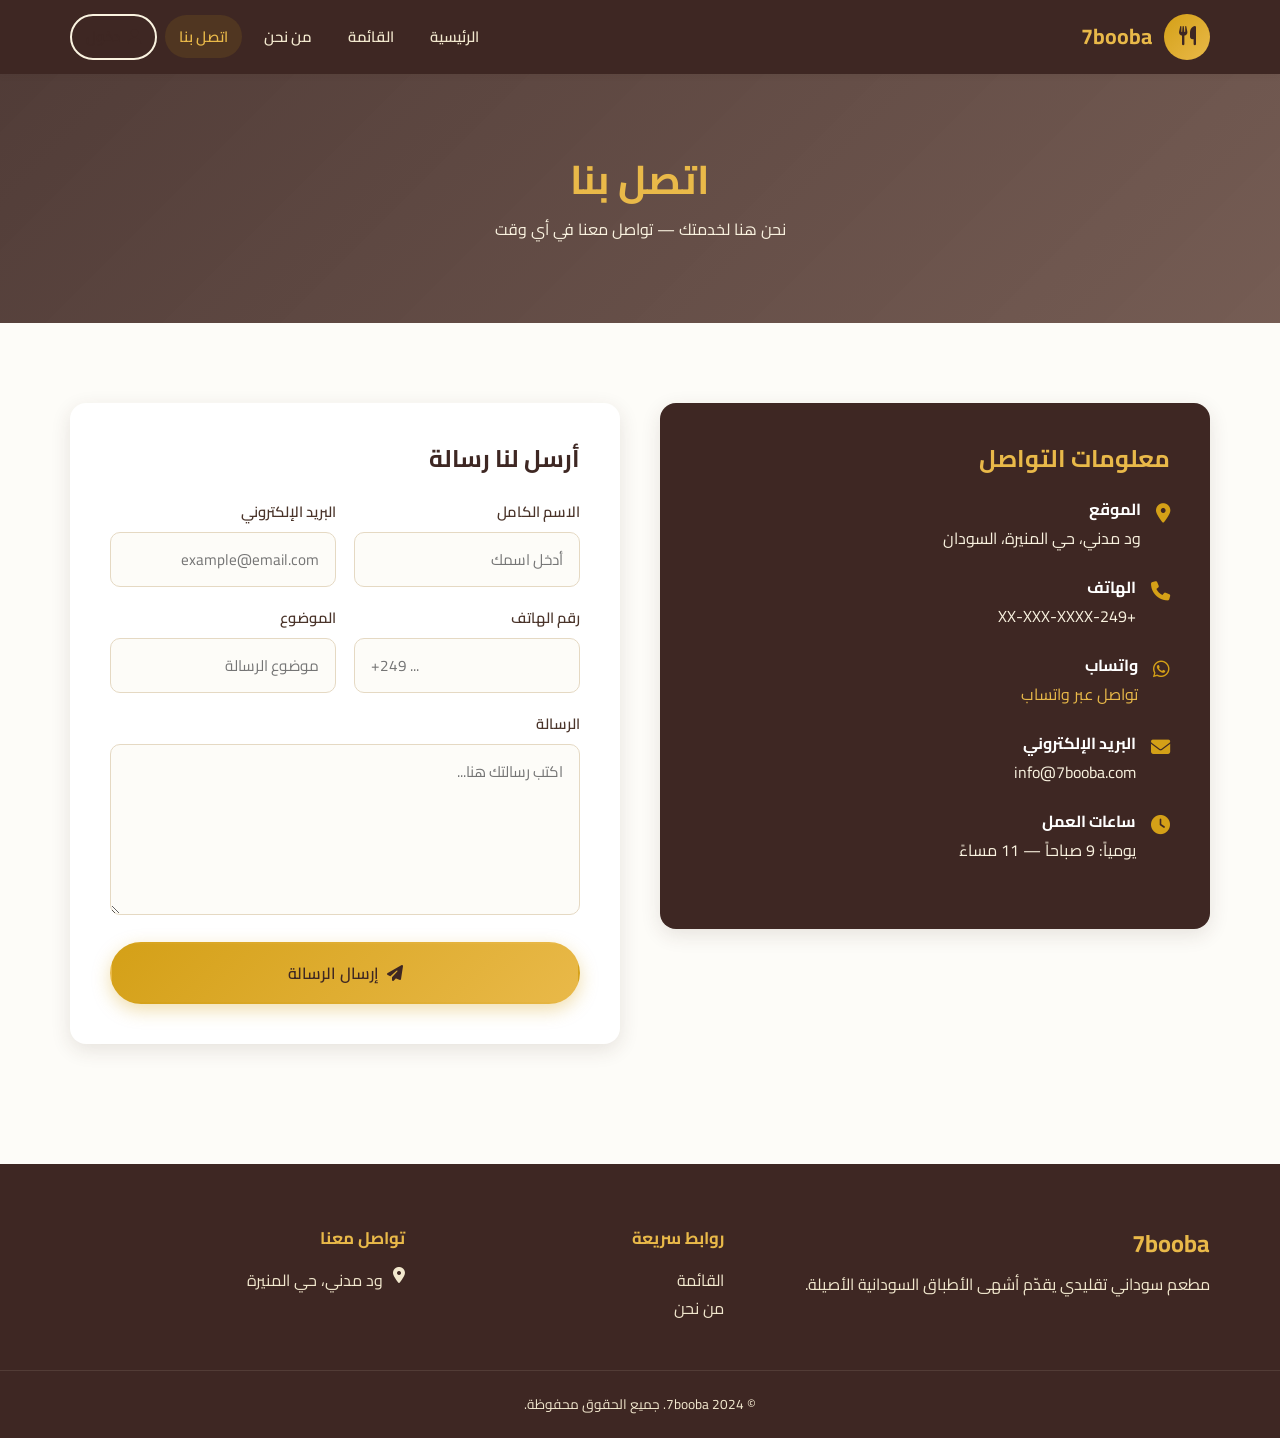
<file: contact.html>
<!DOCTYPE html>
<html lang="ar" dir="rtl">
<head>
    <meta charset="UTF-8">
    <meta name="viewport" content="width=device-width, initial-scale=1.0">
    <title>اتصل بنا - 7booba</title>
    <link rel="stylesheet" href="https://cdnjs.cloudflare.com/ajax/libs/font-awesome/6.5.1/css/all.min.css">
    <link href="https://fonts.googleapis.com/css2?family=Cairo:wght@400;600;700;900&display=swap" rel="stylesheet">
    <link rel="stylesheet" href="assets/css/style.css">
    <style>
        .page-header { background: linear-gradient(135deg, rgba(62,39,35,.9), rgba(93,64,55,.85)), url('https://images.unsplash.com/photo-1414235077428-338989a2e8c0?auto=format&fit=crop&w=1600&q=80') center/cover; color: var(--cream); padding-block: 80px; text-align: center; }
        .page-title { color: var(--gold-light); font-size: 2.5rem; margin-bottom: 10px; }
        .contact-info { background: var(--brown); color: var(--cream); border-radius: var(--radius); padding: 40px; box-shadow: var(--shadow-md); }
        .contact-info h3 { color: var(--gold-light); margin-bottom: 25px; font-size: 1.5rem;}
        .info-item { display: flex; align-items: flex-start; gap: 15px; margin-bottom: 25px; }
        .info-item i { color: var(--gold); font-size: 1.2rem; margin-top: 5px; }
        .contact-form-wrap { background: var(--white); border-radius: var(--radius); padding: 40px; box-shadow: var(--shadow-md); }
        .contact-form-wrap h3 { margin-bottom: 25px; font-size: 1.5rem; }
    </style>
</head>
<body>
    <header class="site-header" id="siteHeader">
        <nav class="navbar container">
            <a href="index.html" class="brand"><span class="brand-logo"><i class="fa-solid fa-utensils"></i></span><span class="brand-text"><strong>7booba</strong></span></a>
            <button class="nav-toggle" id="navToggle"><span></span><span></span><span></span></button>
            <ul class="nav-links" id="navLinks">
                <li><a href="index.html">الرئيسية</a></li>
                <li><a href="menu.html">القائمة</a></li>
                <li><a href="about.html">من نحن</a></li>
                <li><a href="contact.html" class="active">اتصل بنا</a></li>
                <li data-nav-auth></li>
            </ul>
        </nav>
    </header>
    <div id="flashSlot"></div>

    <section class="page-header">
        <div class="container">
            <h1 class="page-title">اتصل بنا</h1>
            <p>نحن هنا لخدمتك — تواصل معنا في أي وقت</p>
        </div>
    </section>

    <section class="section">
        <div class="container contact-grid">
            
            <!-- معلومات التواصل -->
            <div class="contact-info">
                <h3>معلومات التواصل</h3>
                <div class="info-item">
                    <i class="fa-solid fa-location-dot"></i>
                    <div>
                        <h4 style="color:var(--white); margin-bottom: 5px;">الموقع</h4>
                        <p>ود مدني، حي المنيرة، السودان</p>
                    </div>
                </div>
                <div class="info-item">
                    <i class="fa-solid fa-phone"></i>
                    <div>
                        <h4 style="color:var(--white); margin-bottom: 5px;">الهاتف</h4>
                        <p>+249-XX-XXX-XXXX</p>
                    </div>
                </div>
                <div class="info-item">
                    <i class="fa-brands fa-whatsapp"></i>
                    <div>
                        <h4 style="color:var(--white); margin-bottom: 5px;">واتساب</h4>
                        <p><a href="https://wa.me/249XXXXXXXXX" target="_blank" style="color:var(--gold-light);">تواصل عبر واتساب</a></p>
                    </div>
                </div>
                <div class="info-item">
                    <i class="fa-solid fa-envelope"></i>
                    <div>
                        <h4 style="color:var(--white); margin-bottom: 5px;">البريد الإلكتروني</h4>
                        <p>info@7booba.com</p>
                    </div>
                </div>
                <div class="info-item">
                    <i class="fa-solid fa-clock"></i>
                    <div>
                        <h4 style="color:var(--white); margin-bottom: 5px;">ساعات العمل</h4>
                        <p>يومياً: 9 صباحاً — 11 مساءً</p>
                    </div>
                </div>
            </div>

            <!-- الفورم -->
            <div class="contact-form-wrap">
                <h3>أرسل لنا رسالة</h3>
                <form class="form" id="contactForm">
                    <div class="form-row">
                        <div class="form-group">
                            <label>الاسم الكامل</label>
                            <input type="text" name="name" required placeholder="أدخل اسمك">
                        </div>
                        <div class="form-group">
                            <label>البريد الإلكتروني</label>
                            <input type="email" name="email" required placeholder="example@email.com">
                        </div>
                    </div>
                    <div class="form-row">
                        <div class="form-group">
                            <label>رقم الهاتف</label>
                            <input type="tel" name="phone" required placeholder="+249 ...">
                        </div>
                        <div class="form-group">
                            <label>الموضوع</label>
                            <input type="text" name="subject" required placeholder="موضوع الرسالة">
                        </div>
                    </div>
                    <div class="form-group">
                        <label>الرسالة</label>
                        <textarea name="message" rows="5" required placeholder="اكتب رسالتك هنا..."></textarea>
                    </div>
                    <button type="submit" class="btn btn-primary btn-lg btn-block"><i class="fa-solid fa-paper-plane"></i> إرسال الرسالة</button>
                </form>
            </div>

        </div>
    </section>

    <footer class="site-footer">
        <div class="container footer-grid">
            <div class="footer-col"><h3 class="footer-brand">7booba</h3><p>مطعم سوداني تقليدي يقدّم أشهى الأطباق السودانية الأصيلة.</p></div>
            <div class="footer-col"><h4>روابط سريعة</h4><ul class="footer-links"><li><a href="menu.html">القائمة</a></li><li><a href="about.html">من نحن</a></li></ul></div>
            <div class="footer-col"><h4>تواصل معنا</h4><ul class="footer-contact"><li><i class="fa-solid fa-location-dot"></i> ود مدني، حي المنيرة</li></ul></div>
        </div>
        <div class="footer-bottom"><p>&copy; 2024 7booba. جميع الحقوق محفوظة.</p></div>
    </footer>

    <script src="assets/js/data.js"></script>
    <script src="assets/js/script.js"></script>
</body>
</html>
</file>
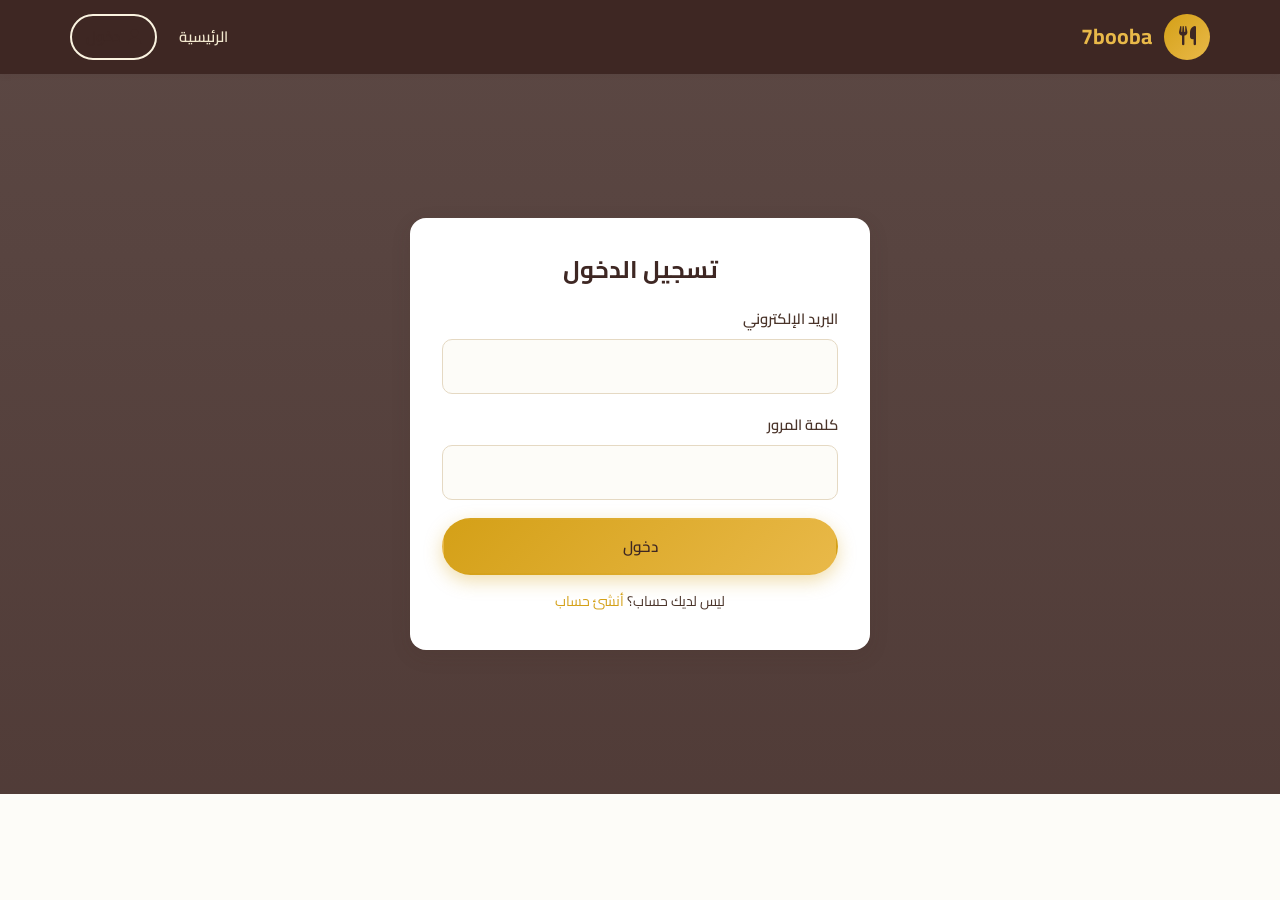
<file: login.html>
<!DOCTYPE html>
<html lang="ar" dir="rtl">
<head>
    <meta charset="UTF-8"><meta name="viewport" content="width=device-width, initial-scale=1.0">
    <title>دخول - 7booba</title>
    <link rel="stylesheet" href="https://cdnjs.cloudflare.com/ajax/libs/font-awesome/6.5.1/css/all.min.css">
    <link href="https://fonts.googleapis.com/css2?family=Cairo:wght@400;600;700;900&display=swap" rel="stylesheet">
    <link rel="stylesheet" href="assets/css/style.css">
</head>
<body>
    <header class="site-header" id="siteHeader">
        <nav class="navbar container">
            <a href="index.html" class="brand"><span class="brand-logo"><i class="fa-solid fa-utensils"></i></span><span class="brand-text"><strong>7booba</strong></span></a>
            <button class="nav-toggle" id="navToggle"><span></span><span></span><span></span></button>
            <ul class="nav-links" id="navLinks">
                <li><a href="index.html">الرئيسية</a></li>
                <li data-nav-auth></li>
            </ul>
        </nav>
    </header>
    <div id="flashSlot"></div>

    <section class="auth-section">
        <div class="auth-card">
            <h1 style="text-align:center; margin-bottom:20px;">تسجيل الدخول</h1>
            <form class="form" id="loginForm">
                <div class="form-group"><label>البريد الإلكتروني</label><input type="email" name="email" required></div>
                <div class="form-group"><label>كلمة المرور</label><input type="password" name="password" required></div>
                <button type="submit" class="btn btn-primary btn-block">دخول</button>
                <p style="text-align:center; margin-top:15px; font-size:14px;">ليس لديك حساب؟ <a href="register.html" style="color:var(--gold);">أنشئ حساب</a></p>
            </form>
        </div>
    </section>
    <script src="assets/js/data.js"></script>
    <script src="assets/js/script.js"></script>
</body>
</html>
</file>
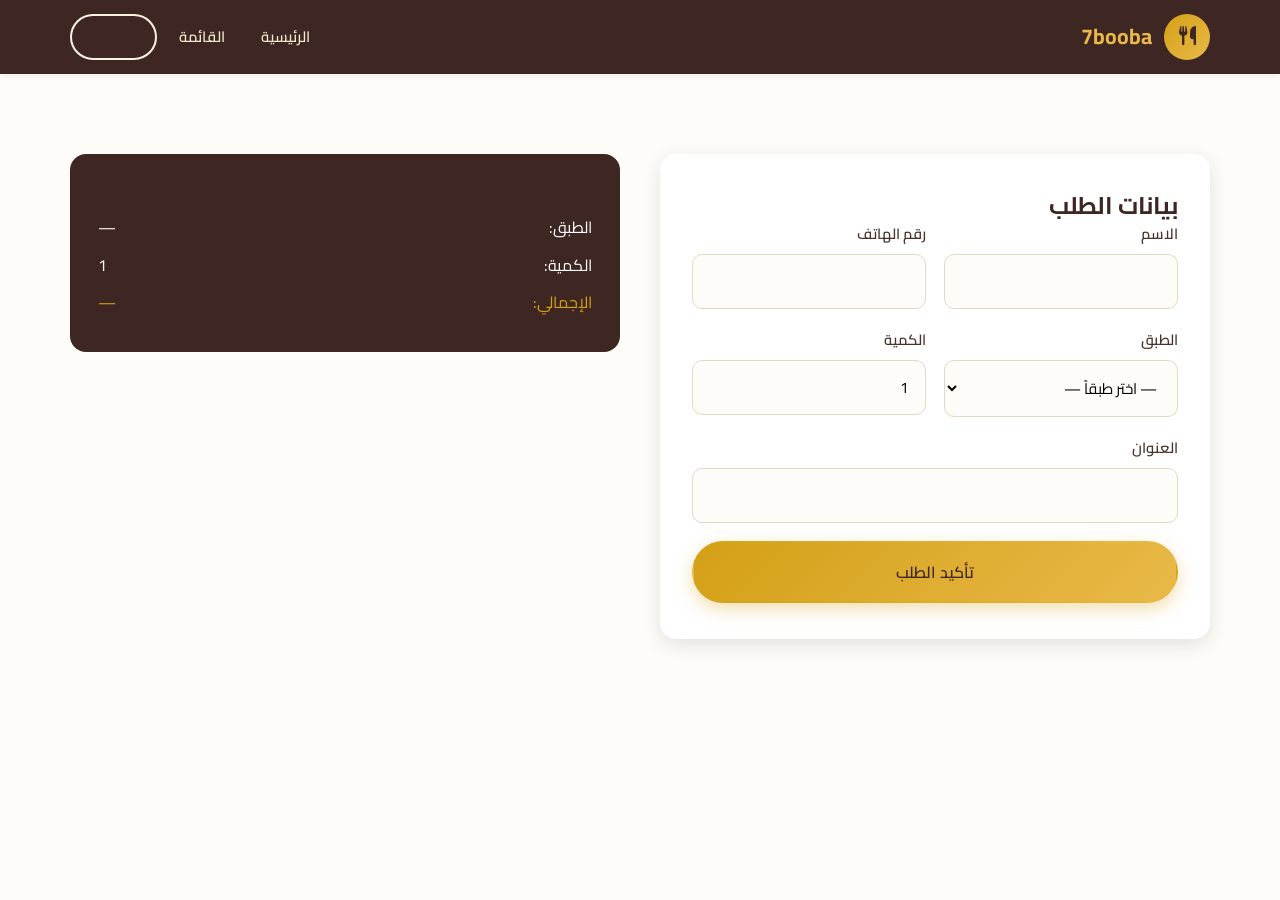
<file: order.html>
<!DOCTYPE html>
<html lang="ar" dir="rtl">
<head>
    <meta charset="UTF-8"><meta name="viewport" content="width=device-width, initial-scale=1.0">
    <title>اطلب الآن - 7booba</title>
    <link rel="stylesheet" href="https://cdnjs.cloudflare.com/ajax/libs/font-awesome/6.5.1/css/all.min.css">
    <link href="https://fonts.googleapis.com/css2?family=Cairo:wght@400;600;700;900&display=swap" rel="stylesheet">
    <link rel="stylesheet" href="assets/css/style.css">
</head>
<body>
    <header class="site-header" id="siteHeader">
        <nav class="navbar container">
            <a href="index.html" class="brand"><span class="brand-logo"><i class="fa-solid fa-utensils"></i></span><span class="brand-text"><strong>7booba</strong></span></a>
            <button class="nav-toggle" id="navToggle"><span></span><span></span><span></span></button>
            <ul class="nav-links" id="navLinks">
                <li><a href="index.html">الرئيسية</a></li><li><a href="menu.html">القائمة</a></li>
                <li data-nav-auth></li>
            </ul>
        </nav>
    </header>
    <div id="flashSlot"></div>

    <section class="section">
        <div class="container order-container">
            <div class="order-form-wrap">
                <h2>بيانات الطلب</h2>
                <form class="form" id="orderForm">
                    <div class="form-row">
                        <div class="form-group"><label>الاسم</label><input type="text" name="name" required></div>
                        <div class="form-group"><label>رقم الهاتف</label><input type="tel" name="phone" required></div>
                    </div>
                    <div class="form-row">
                        <div class="form-group"><label>الطبق</label><select id="food_name" required></select></div>
                        <div class="form-group"><label>الكمية</label><input type="number" id="quantity" value="1" min="1" max="50"></div>
                    </div>
                    <div class="form-group"><label>العنوان</label><input type="text" name="address" required></div>
                    <button type="submit" class="btn btn-primary btn-lg btn-block">تأكيد الطلب</button>
                </form>
            </div>
            <div class="order-summary">
                <h3>ملخص الطلب</h3>
                <div style="display:flex; justify-content:space-between; color: white; margin-bottom:10px;"><span>الطبق:</span><span id="sumFood">—</span></div>
                <div style="display:flex; justify-content:space-between; color: white; margin-bottom:10px;"><span>الكمية:</span><span id="sumQty">1</span></div>
                <div style="display:flex; justify-content:space-between; color: var(--gold);"><span>الإجمالي:</span><span id="sumTotal">—</span></div>
            </div>
        </div>
    </section>
    <script src="assets/js/data.js"></script>
    <script src="assets/js/script.js"></script>
</body>
</html>
</file>
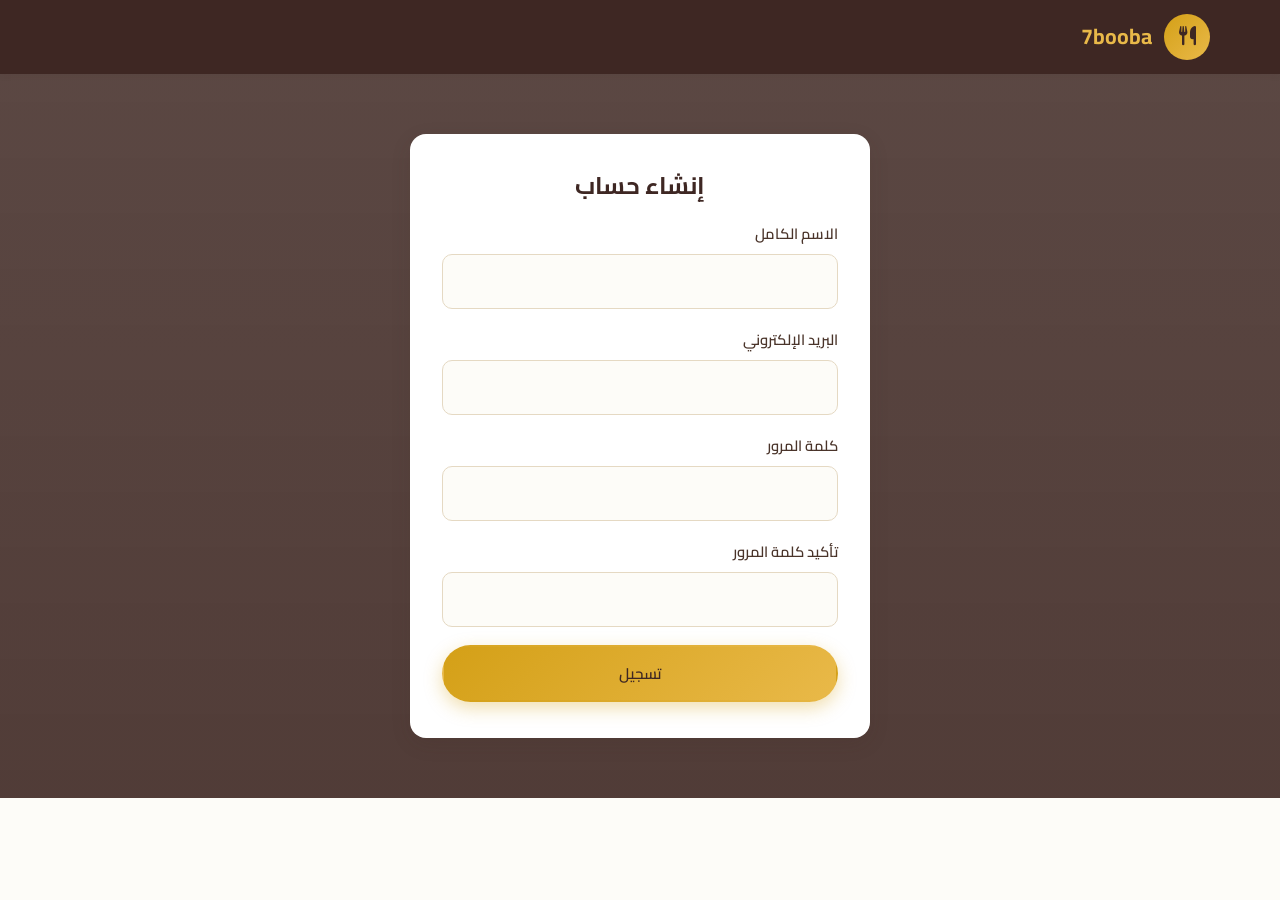
<file: register.html>
<!DOCTYPE html>
<html lang="ar" dir="rtl">
<head>
    <meta charset="UTF-8"><meta name="viewport" content="width=device-width, initial-scale=1.0">
    <title>تسجيل حساب - 7booba</title>
    <link rel="stylesheet" href="https://cdnjs.cloudflare.com/ajax/libs/font-awesome/6.5.1/css/all.min.css">
    <link href="https://fonts.googleapis.com/css2?family=Cairo:wght@400;600;700;900&display=swap" rel="stylesheet">
    <link rel="stylesheet" href="assets/css/style.css">
</head>
<body>
    <header class="site-header" id="siteHeader">
        <nav class="navbar container">
            <a href="index.html" class="brand"><span class="brand-logo"><i class="fa-solid fa-utensils"></i></span><span class="brand-text"><strong>7booba</strong></span></a>
        </nav>
    </header>
    <section class="auth-section">
        <div class="auth-card">
            <h1 style="text-align:center; margin-bottom:20px;">إنشاء حساب</h1>
            <form class="form" id="registerForm">
                <div class="form-group"><label>الاسم الكامل</label><input type="text" name="full_name" required></div>
                <div class="form-group"><label>البريد الإلكتروني</label><input type="email" name="email" required></div>
                <div class="form-group"><label>كلمة المرور</label><input type="password" name="password" required></div>
                <div class="form-group"><label>تأكيد كلمة المرور</label><input type="password" name="confirm_password" required></div>
                <button type="submit" class="btn btn-primary btn-block">تسجيل</button>
            </form>
        </div>
    </section>
    <script src="assets/js/data.js"></script>
    <script src="assets/js/script.js"></script>
</body>
</html>
</file>
<file: assets/css/style.css>
/* =========================================================
   7booba — Main Stylesheet
   ========================================================= */
*, *::before, *::after { box-sizing: border-box; margin: 0; padding: 0; }

:root {
    --brown: #3E2723; --brown-2: #5D4037; --gold: #D4A017; --gold-light: #E9B949;
    --gold-soft: #F5E6B8; --cream: #FAF3E0; --cream-2: #F2E8CE; --white: #FFFFFF;
    --off-white: #FDFCF8; --text-dark: #2B1B12; --text-body: #4A342A; --text-muted: #7A6A5F;
    --border: #E5D9C3; --success: #2E7D32; --success-bg: #E8F5E9; --error: #B71C1C;
    --error-bg: #FFEBEE; --shadow-sm: 0 2px 6px rgba(62,39,35,.08);
    --shadow-md: 0 6px 20px rgba(62,39,35,.12); --shadow-lg: 0 12px 40px rgba(62,39,35,.18);
    --radius: 16px; --radius-sm: 10px; --transition: .3s ease;
}

html { scroll-behavior: smooth; }

body {
    font-family: 'Cairo', sans-serif; background: var(--off-white); color: var(--text-body);
    line-height: 1.7; font-size: 16px; overflow-x: hidden; /* منع السكرول الأفقي */
    direction: rtl; text-align: right;
}

img { max-width: 100%; display: block; height: auto; }
a { color: inherit; text-decoration: none; transition: color var(--transition); }
ul { list-style: none; }
button { font-family: inherit; cursor: pointer; border: none; background: none; }
h1, h2, h3, h4 { font-family: 'Cairo', sans-serif; color: var(--brown); line-height: 1.3; font-weight: 700; }

.container { width: 100%; max-width: 1180px; margin-inline: auto; padding-inline: 20px; }

/* Buttons */
.btn { display: inline-flex; align-items: center; justify-content: center; gap: 8px; padding: 12px 24px; border-radius: 999px; font-weight: 600; font-size: .95rem; transition: all var(--transition); border: 2px solid transparent; }
.btn-primary { background: linear-gradient(135deg, var(--gold), var(--gold-light)); color: var(--brown); box-shadow: 0 6px 18px rgba(212,160,23,.35); }
.btn-primary:hover { transform: translateY(-2px); box-shadow: 0 10px 24px rgba(212,160,23,.45); }
.btn-outline { background: transparent; color: var(--cream); border-color: var(--cream); }
.btn-outline:hover { background: var(--cream); color: var(--brown); }
.btn-outline-dark { background: transparent; color: var(--brown); border-color: var(--brown); }
.btn-outline-dark:hover { background: var(--brown); color: var(--cream); }
.btn-ghost { background: rgba(255,255,255,.15); color: var(--white); border-color: rgba(255,255,255,.5); backdrop-filter: blur(6px); }
.btn-ghost:hover { background: var(--white); color: var(--brown); }
.btn-lg { padding: 14px 32px; font-size: 1rem; }
.btn-block { width: 100%; }

/* Flash Messages */
.flash-wrap { position: fixed; top: 90px; left: 50%; transform: translateX(-50%); z-index: 9999; width: 92%; max-width: 520px; }
.flash { display: flex; align-items: center; gap: 10px; padding: 14px 18px; border-radius: var(--radius-sm); background: var(--white); box-shadow: var(--shadow-md); font-weight: 600; animation: slideDown .4s ease; }
.flash-success { color: var(--success); border-inline-start: 4px solid var(--success); }
.flash-error { color: var(--error); border-inline-start: 4px solid var(--error); }
.flash-close { margin-inline-start: auto; font-size: 1.4rem; color: var(--text-muted); }
@keyframes slideDown { from { opacity: 0; transform: translateY(-20px); } to { opacity: 1; transform: translateY(0); } }

/* Navbar */
.site-header { position: sticky; top: 0; z-index: 100; background: var(--brown); box-shadow: var(--shadow-sm); }
.site-header.scrolled { background: rgba(62, 39, 35, .96); backdrop-filter: blur(10px); box-shadow: var(--shadow-md); }
.navbar { display: flex; align-items: center; justify-content: space-between; padding-block: 14px; }
.brand { display: flex; align-items: center; gap: 12px; color: var(--cream); }
.brand-logo { width: 46px; height: 46px; display: grid; place-items: center; border-radius: 50%; background: linear-gradient(135deg, var(--gold), var(--gold-light)); color: var(--brown); font-size: 1.2rem; }
.brand-text { display: flex; flex-direction: column; line-height: 1.1; }
.brand-text strong { font-size: 1.35rem; color: var(--gold-light); }
.brand-text small { font-size: .72rem; color: var(--cream-2); }
.nav-links { display: flex; align-items: center; gap: 8px; }
.nav-links a { padding: 8px 14px; border-radius: 999px; color: var(--cream-2); font-weight: 600; font-size: .93rem; }
.nav-links a:hover, .nav-links a.active { color: var(--gold-light); background: rgba(212,160,23,.12); }
.nav-links .btn { color: var(--brown); }
.nav-toggle { display: none; flex-direction: column; gap: 5px; padding: 8px; }
.nav-toggle span { width: 26px; height: 3px; background: var(--cream); border-radius: 2px; transition: all var(--transition); }

/* Sections & Cards */
.section { padding-block: 80px; }
.section-head { text-align: center; max-width: 680px; margin: 0 auto 48px; }
.section-tag { display: inline-block; padding: 6px 16px; background: var(--gold-soft); color: var(--brown); border-radius: 999px; font-size: .82rem; font-weight: 700; margin-bottom: 14px; }
.section-title { font-size: clamp(1.6rem, 3vw, 2.4rem); margin-bottom: 12px; }
.cards-grid { display: grid; grid-template-columns: repeat(auto-fill, minmax(260px, 1fr)); gap: 28px; }
.food-card { background: var(--white); border-radius: var(--radius); overflow: hidden; box-shadow: var(--shadow-sm); transition: all var(--transition); display: flex; flex-direction: column; }
.food-card:hover { transform: translateY(-6px); box-shadow: var(--shadow-lg); }
.food-img { position: relative; aspect-ratio: 4 / 3; overflow: hidden; }
.food-img img { width: 100%; height: 100%; object-fit: cover; transition: transform .6s; }
.food-card:hover .food-img img { transform: scale(1.1); }
.food-tag { position: absolute; top: 14px; inset-inline-start: 14px; background: var(--gold); color: var(--brown); padding: 5px 12px; border-radius: 999px; font-size: .75rem; font-weight: 700; }
.food-body { padding: 20px; display: flex; flex-direction: column; flex: 1; }
.food-head { display: flex; align-items: center; justify-content: space-between; margin-bottom: 8px; }
.food-name { font-size: 1.2rem; }
.food-price { color: var(--gold); font-weight: 700; font-size: .95rem; }
.food-desc { color: var(--text-muted); font-size: .9rem; margin-bottom: 18px; flex: 1; }

/* Hero */
.hero { position: relative; min-height: 92vh; display: flex; align-items: center; background: linear-gradient(rgba(62,39,35,.72), rgba(62,39,35,.85)), url('https://images.unsplash.com/photo-1547592180-85f173990554?auto=format&fit=crop&w=1600&q=80') center/cover; color: var(--cream); padding-block: 80px; text-align: center; }
.hero-title { font-size: clamp(2.2rem, 5.5vw, 4rem); color: var(--white); margin-bottom: 18px; }
.hero-title .highlight { color: var(--gold-light); }
.hero-subtitle { max-width: 720px; margin: 0 auto 32px; font-size: clamp(1rem, 1.4vw, 1.15rem); color: var(--cream-2); }
.hero-actions { display: flex; gap: 14px; justify-content: center; flex-wrap: wrap; margin-bottom: 48px; }
.hero-stats { display: flex; justify-content: center; gap: 40px; flex-wrap: wrap; padding-top: 30px; border-top: 1px solid rgba(250,243,224,.15); }
.stat strong { display: block; font-size: 1.8rem; color: var(--gold-light); }
.stat span { font-size: .85rem; color: var(--cream-2); }

/* Forms */
.form .form-group { margin-bottom: 18px; }
.form label { display: block; margin-bottom: 8px; font-weight: 600; font-size: .92rem; }
.form input, .form select, .form textarea { width: 100%; padding: 12px 16px; border: 1.5px solid var(--border); border-radius: var(--radius-sm); background: var(--off-white); font-family: inherit; font-size: .95rem; transition: all var(--transition); }
.form input:focus, .form select:focus, .form textarea:focus { outline: none; border-color: var(--gold); background: var(--white); box-shadow: 0 0 0 4px rgba(212,160,23,.15); }
.form-row { display: grid; grid-template-columns: 1fr 1fr; gap: 18px; }
.password-wrap { position: relative; }
.toggle-pass { position: absolute; top: 50%; inset-inline-end: 12px; transform: translateY(-50%); color: var(--text-muted); }

/* Grid Layouts (About, Contact, Order) */
.contact-grid, .order-container, .about-grid { display: grid; grid-template-columns: 1fr 1fr; gap: 40px; align-items: start; }
.contact-info, .order-summary { background: var(--brown); color: var(--cream); border-radius: var(--radius); padding: 36px 28px; }
.contact-form-wrap, .order-form-wrap, .auth-card { background: var(--white); border-radius: var(--radius); padding: 36px 32px; box-shadow: var(--shadow-md); }
.auth-section { min-height: 80vh; display: grid; place-items: center; padding-block: 60px; background: linear-gradient(rgba(62,39,35,.85), rgba(62,39,35,.9)), url('https://images.unsplash.com/photo-1547592180-85f173990554?auto=format&fit=crop&w=1600&q=80') center/cover fixed; }
.auth-card { width: 100%; max-width: 460px; }

/* Footer */
.site-footer { background: var(--brown); color: var(--cream-2); padding-top: 64px; margin-top: 40px; }
.footer-grid { display: grid; grid-template-columns: 1.6fr 1fr 1.2fr; gap: 40px; padding-bottom: 48px; }
.footer-brand { color: var(--gold-light); font-size: 1.5rem; margin-bottom: 12px; }
.footer-social { display: flex; gap: 12px; }
.footer-social a { width: 40px; height: 40px; display: grid; place-items: center; border-radius: 50%; background: rgba(250,243,224,.08); color: var(--cream); }
.footer-social a:hover { background: var(--gold); color: var(--brown); }
.footer-col h4 { color: var(--gold-light); font-size: 1.05rem; margin-bottom: 18px; }
.footer-contact li { display: flex; align-items: flex-start; gap: 10px; margin-bottom: 12px; }
.footer-bottom { border-top: 1px solid rgba(250,243,224,.1); padding: 22px; text-align: center; font-size: .85rem; }

/* Media Queries (Mobile Fix) */
@media (max-width: 992px) {
    .contact-grid, .order-container, .about-grid, .welcome-grid { grid-template-columns: 1fr; }
    .footer-grid { grid-template-columns: 1fr 1fr; }
    .footer-col:first-child { grid-column: 1 / -1; }
}

@media (max-width: 768px) {
    .section { padding-block: 56px; }
    
    /* تصليح القائمة الجانبية */
    .nav-toggle { display: flex; }
    .nav-links {
        position: fixed; top: 74px; left: 0; right: auto; 
        width: 100%; max-width: 300px; height: calc(100vh - 74px);
        flex-direction: column; align-items: stretch; gap: 4px; padding: 20px 16px;
        background: var(--brown-2); box-shadow: var(--shadow-lg);
        transform: translateX(-100%); transition: transform 0.3s ease;
        z-index: 9999;
    }
    .nav-links.open { transform: translateX(0); }
    .nav-links a { padding: 12px 16px; border-radius: var(--radius-sm); }
    
    .hero-actions { flex-direction: column; }
    .hero-actions .btn { width: 100%; }
    .form-row { grid-template-columns: 1fr; gap: 0; }
    .cards-grid { grid-template-columns: 1fr; }
    .footer-grid { grid-template-columns: 1fr; text-align: center; }
    .footer-social, .footer-links a, .footer-contact li { justify-content: center; }
}
</file>
